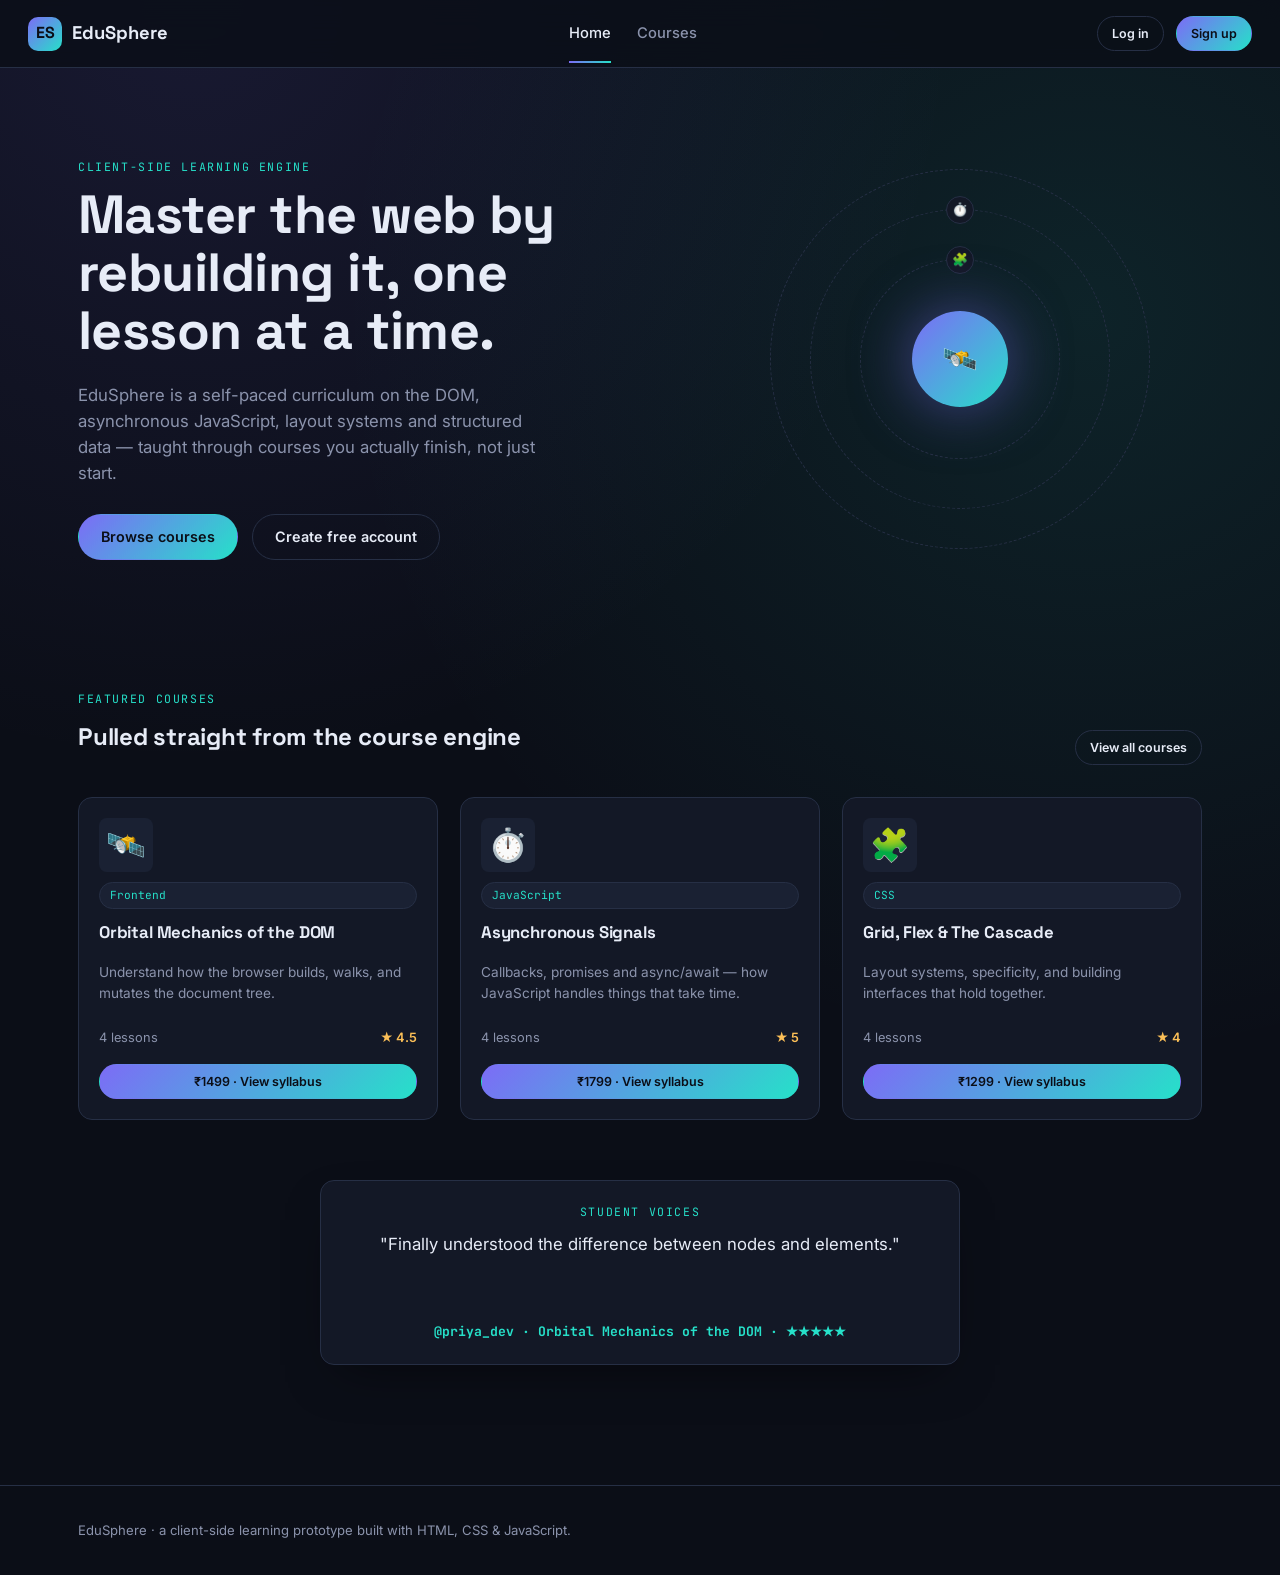
<file: index.html>
<!DOCTYPE html>
<html lang="en" data-theme="aurora">
<head>
<meta charset="UTF-8">
<meta name="viewport" content="width=device-width, initial-scale=1.0">
<title>EduSphere — Learn by Building</title>
<link rel="stylesheet" href="css/style.css">
</head>
<body>

<nav class="navbar" id="navbar-mount"></nav>

<header class="hero">
  <div class="container hero-grid">
    <div>
      <span class="eyebrow">Client-side learning engine</span>
      <h1>Master the web by rebuilding it, one lesson at a time.</h1>
      <p class="lede">EduSphere is a self-paced curriculum on the DOM, asynchronous JavaScript, layout systems and structured data — taught through courses you actually finish, not just start.</p>
      <div class="hero-ctas">
        <a href="courses.html" class="btn btn-primary">Browse courses</a>
        <a href="register.html" class="btn btn-ghost">Create free account</a>
      </div>
    </div>
    <div class="constellation" aria-hidden="true">
      <div class="orbit-ring r3"></div>
      <div class="orbit-ring r2"><div class="orbit-node">⏱️</div></div>
      <div class="orbit-ring r1"><div class="orbit-node">🧩</div></div>
      <div class="core">🛰️</div>
    </div>
  </div>
</header>

<section class="section">
  <div class="container">
    <div class="section-head">
      <div>
        <span class="eyebrow">Featured courses</span>
        <h2>Pulled straight from the course engine</h2>
      </div>
      <a href="courses.html" class="btn btn-ghost btn-sm">View all courses</a>
    </div>
    <div class="grid grid-3" id="featured-grid"></div>
  </div>
</section>

<section class="section" style="padding-top:0;">
  <div class="container">
    <div class="card" style="max-width:640px; margin:0 auto; text-align:center;">
      <span class="eyebrow">Student voices</span>
      <p id="testimonial-text" style="font-size:1.05rem; color:var(--text); min-height:70px;"></p>
      <strong id="testimonial-author" class="mono" style="color:var(--accent-2); font-size:.82rem;"></strong>
    </div>
  </div>
</section>

<footer>
  <div class="container">EduSphere · a client-side learning prototype built with HTML, CSS &amp; JavaScript.</div>
</footer>

<script src="js/store.js"></script>
<script src="js/main.js"></script>
<script>
  const courses = DB.getCourses();

  const featuredGrid = document.getElementById("featured-grid");
  featuredGrid.innerHTML = courses.slice(0, 3).map(c => `
    <div class="course-card">
      <div class="course-thumb">${c.thumbnail}</div>
      <span class="tag">${c.category}</span>
      <h3 style="font-size:1.05rem;">${c.title}</h3>
      <p style="font-size:.85rem;">${c.description}</p>
      <div class="course-meta">
        <span>${c.syllabus.flatMap(m => m.lessons).length} lessons</span>
        <span class="rating">★ ${courseAverageRating(c) || "—"}</span>
      </div>
      <a href="course-details.html?id=${c.id}" class="btn btn-primary btn-sm" style="margin-top:6px;">₹${c.price} · View syllabus</a>
    </div>
  `).join("");

  const testimonials = courses.flatMap(c => c.reviews.map(r => ({ ...r, course: c.title })));
  let tIndex = 0;
  const textEl = document.getElementById("testimonial-text");
  const authorEl = document.getElementById("testimonial-author");

  function renderTestimonial() {
    const t = testimonials[tIndex];
    if (!t) return;
    textEl.style.opacity = 0;
    setTimeout(() => {
      textEl.textContent = `"${t.text}"`;
      authorEl.textContent = `@${t.user} · ${t.course} · ${"★".repeat(t.rating)}`;
      textEl.style.transition = "opacity .4s ease";
      textEl.style.opacity = 1;
    }, 250);
  }
  renderTestimonial();
  setInterval(() => {
    tIndex = (tIndex + 1) % testimonials.length;
    renderTestimonial();
  }, 4200);
</script>
</body>
</html>
</file>
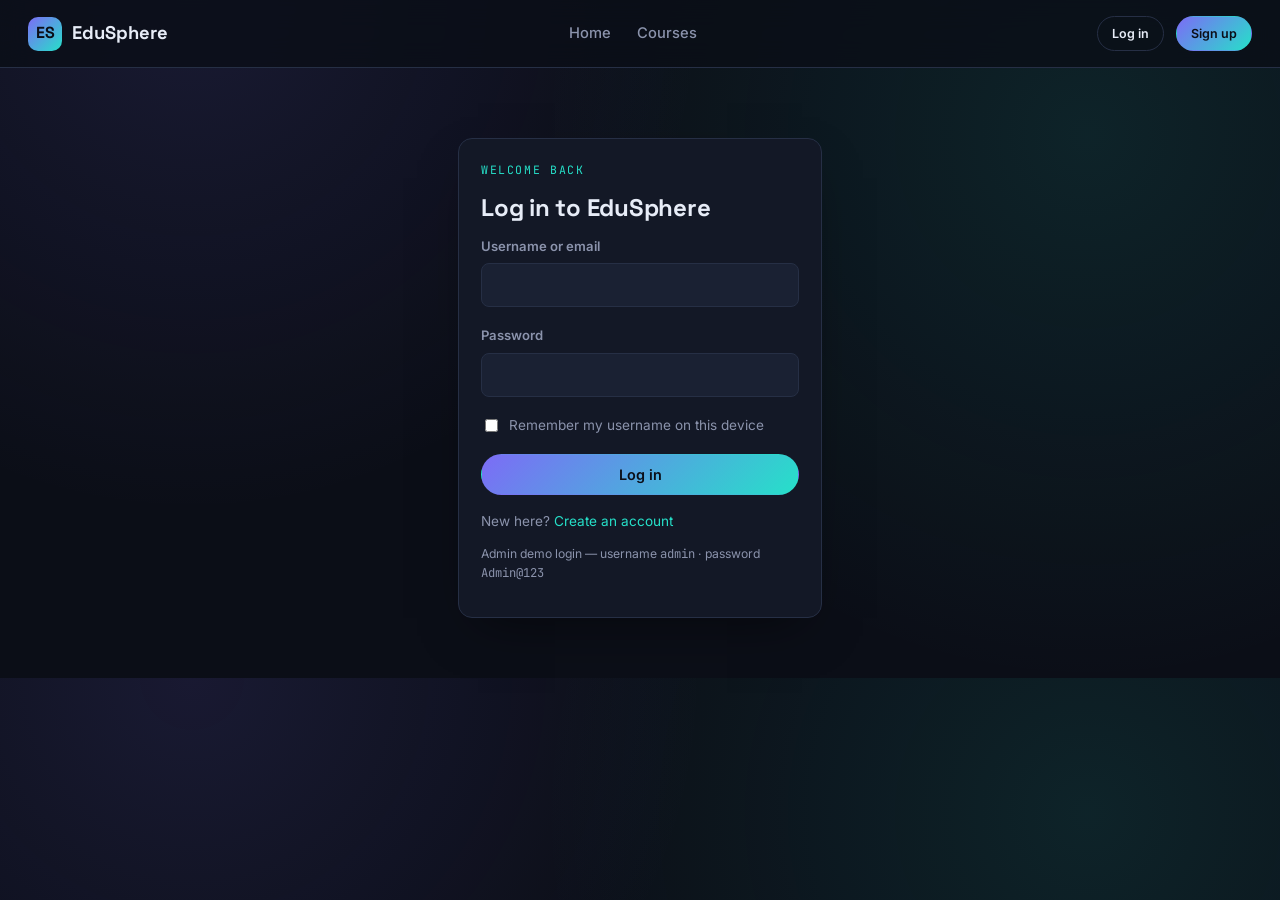
<file: admin.html>
<!DOCTYPE html>
<html lang="en" data-theme="aurora">
<head>
<meta charset="UTF-8">
<meta name="viewport" content="width=device-width, initial-scale=1.0">
<title>Admin · EduSphere</title>
<link rel="stylesheet" href="css/style.css">
<script src="js/store.js"></script>
<script>guardRequireAdmin();</script>
</head>
<body>

<nav class="navbar" id="navbar-mount"></nav>

<main class="section" style="padding-top:44px;">
  <div class="container">
    <div class="section-head">
      <div>
        <span class="eyebrow">Back office</span>
        <h1 style="font-size:1.9rem;">Course management</h1>
      </div>
      <button class="btn btn-primary" id="open-add-course-btn">+ Add new course</button>
    </div>

    <div class="card">
      <table>
        <thead><tr><th>Course</th><th>Category</th><th>Price</th><th>Lessons</th><th>Rating</th><th></th></tr></thead>
        <tbody id="admin-course-table"></tbody>
      </table>
    </div>
  </div>
</main>

<div class="modal-overlay" id="add-course-modal">
  <div class="card modal">
    <span class="modal-close" id="close-add-modal">✕</span>
    <span class="eyebrow">New course</span>
    <h3>Add a course to the catalog</h3>
    <form id="add-course-form">
      <div class="field"><label>Title</label><input type="text" id="new-title" required></div>
      <div class="field"><label>Category</label><input type="text" id="new-category" required placeholder="e.g. JavaScript"></div>
      <div class="field"><label>Price (₹)</label><input type="number" id="new-price" min="0" required></div>
      <div class="field"><label>Description</label><textarea id="new-description" rows="2" required></textarea></div>
      <div class="field"><label>Module 1 title</label><input type="text" id="new-module-title" required placeholder="Module 1 · Getting Started"></div>
      <div class="field"><label>Lesson 1 title</label><input type="text" id="new-lesson-title" required></div>
      <div class="field"><label>Lesson 1 content</label><textarea id="new-lesson-content" rows="2" required></textarea></div>
      <button type="submit" class="btn btn-primary btn-block">Create course</button>
    </form>
  </div>
</div>

<script src="js/main.js"></script>
<script src="js/admin.js"></script>
</body>
</html>
</file>
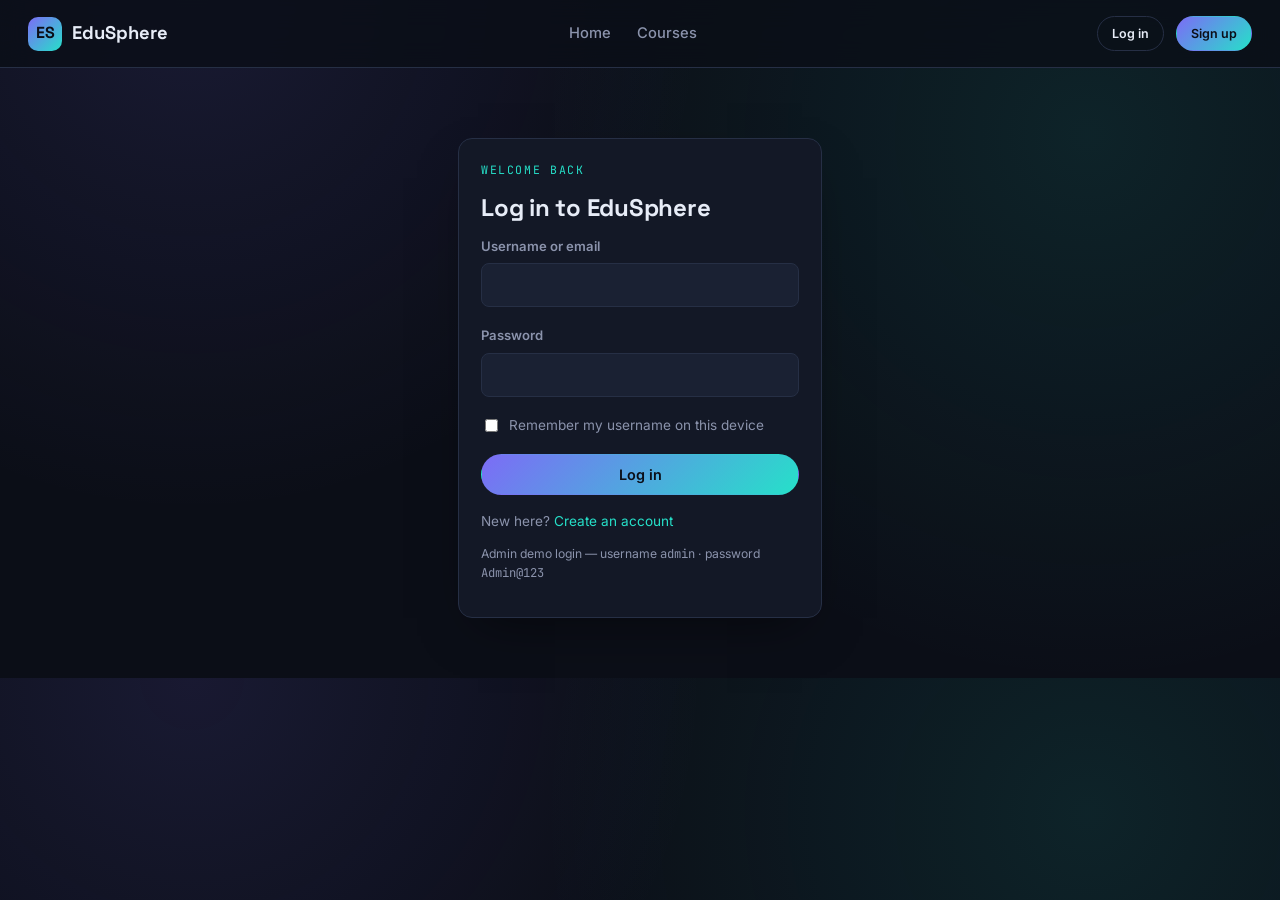
<file: course-details.html>
<!DOCTYPE html>
<html lang="en" data-theme="aurora">
<head>
<meta charset="UTF-8">
<meta name="viewport" content="width=device-width, initial-scale=1.0">
<title>Course Details · EduSphere</title>
<link rel="stylesheet" href="css/style.css">
<script src="js/store.js"></script>
<script>guardRequireAuth();</script>
</head>
<body>

<nav class="navbar" id="navbar-mount"></nav>

<main class="section" style="padding-top:44px;">
  <div class="container" id="details-root" style="display:grid; grid-template-columns:1.6fr 1fr; gap:30px; align-items:start;">
    <div>
      <span class="eyebrow" id="course-category"></span>
      <h1 id="course-title" style="font-size:1.9rem;"></h1>
      <p id="course-description"></p>
      <div style="display:flex; gap:18px; color:var(--text-muted); font-size:.85rem; margin-bottom:26px;">
        <span id="course-lesson-count"></span>
        <span class="rating" id="course-rating"></span>
      </div>

      <h3 style="font-size:1.1rem;">Syllabus</h3>
      <div id="syllabus-accordion"></div>

      <h3 style="font-size:1.1rem; margin-top:34px;">Student reviews</h3>
      <div id="review-list" style="margin-bottom:16px;"></div>
      <div class="card" id="review-form-card">
        <label for="review-text" style="font-size:.82rem; font-weight:600; color:var(--text-muted); display:block; margin-bottom:8px;">Leave a review</label>
        <textarea id="review-text" rows="3" style="width:100%; padding:10px; border-radius:8px; border:1px solid var(--border); background:var(--surface-2); color:var(--text); margin-bottom:10px;" placeholder="Share how this course went for you…"></textarea>
        <select id="review-rating" style="padding:10px; border-radius:8px; border:1px solid var(--border); background:var(--surface-2); color:var(--text); margin-bottom:10px;">
          <option value="5">★★★★★ Excellent</option>
          <option value="4">★★★★ Good</option>
          <option value="3">★★★ Okay</option>
          <option value="2">★★ Weak</option>
          <option value="1">★ Poor</option>
        </select>
        <button class="btn btn-primary btn-sm" id="submit-review-btn">Post review</button>
      </div>
    </div>

    <aside class="card" id="purchase-card" style="position:sticky; top:90px;">
      <!-- filled dynamically -->
    </aside>
  </div>
</main>

<div class="modal-overlay" id="checkout-modal">
  <div class="card modal">
    <span class="modal-close" id="close-modal">✕</span>
    <span class="eyebrow">Checkout</span>
    <h3>Confirm your purchase</h3>
    <div class="field">
      <label>Coupon code</label>
      <div style="display:flex; gap:8px;">
        <input type="text" id="coupon-input" placeholder="e.g. EDU30">
        <button class="btn btn-ghost btn-sm" id="apply-coupon-btn">Apply</button>
      </div>
    </div>
    <div style="font-size:.9rem; margin:16px 0; border-top:1px solid var(--border); padding-top:14px;">
      <div style="display:flex; justify-content:space-between;"><span>Subtotal</span><span id="chk-subtotal"></span></div>
      <div style="display:flex; justify-content:space-between; color:var(--success);"><span>Discount</span><span id="chk-discount">₹0</span></div>
      <div style="display:flex; justify-content:space-between; font-weight:700; font-size:1.05rem; margin-top:8px;"><span>Total</span><span id="chk-total"></span></div>
    </div>
    <button class="btn btn-primary btn-block" id="confirm-purchase-btn">Confirm &amp; enroll</button>
  </div>
</div>

<script src="js/main.js"></script>
<script src="js/course-details.js"></script>
</body>
</html>
</file>
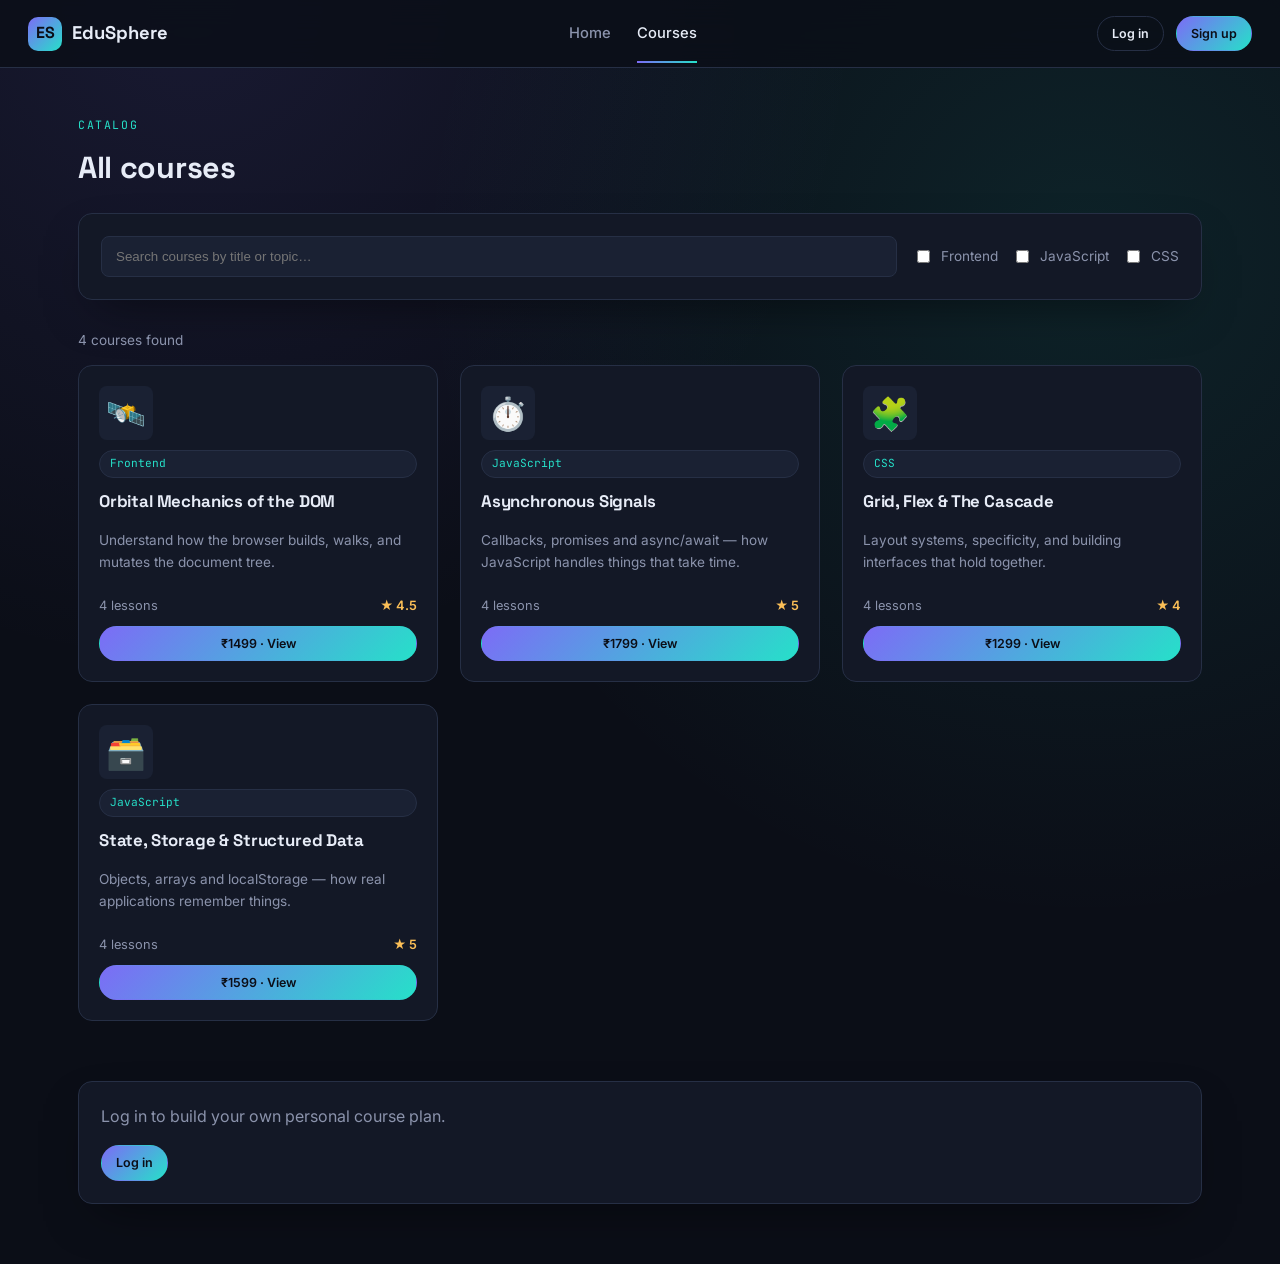
<file: courses.html>
<!DOCTYPE html>
<html lang="en" data-theme="aurora">
<head>
<meta charset="UTF-8">
<meta name="viewport" content="width=device-width, initial-scale=1.0">
<title>Courses · EduSphere</title>
<link rel="stylesheet" href="css/style.css">
<script src="js/store.js"></script>
</head>
<body>

<nav class="navbar" id="navbar-mount"></nav>

<main class="section" style="padding-top:48px;">
  <div class="container">
    <span class="eyebrow">Catalog</span>
    <h1 style="font-size:1.9rem;">All courses</h1>

    <div class="card" style="display:flex; gap:16px; flex-wrap:wrap; align-items:center; margin:22px 0 30px;">
      <input type="text" id="search-input" placeholder="Search courses by title or topic…" style="flex:1; min-width:220px; padding:12px 14px; border-radius:8px; border:1px solid var(--border); background:var(--surface-2); color:var(--text);">
      <div id="category-checkboxes" style="display:flex; gap:14px; flex-wrap:wrap;"></div>
    </div>

    <div id="results-count" style="color:var(--text-muted); font-size:.85rem; margin-bottom:14px;"></div>
    <div id="course-grid" class="grid grid-3"></div>

    <section style="margin-top:60px;" id="kanban-section">
      <div class="section-head">
        <div>
          <span class="eyebrow">Personal planner</span>
          <h2 style="font-size:1.2rem;">Sort courses into your own plan</h2>
        </div>
        <p style="max-width:340px; font-size:.8rem; margin:0;">Drag cards between columns — tracked with raw mouse coordinates, no native drag-and-drop API.</p>
      </div>
      <div class="kanban-board" id="kanban-board">
        <div class="kanban-col" data-col="backlog"><h4>Backlog</h4><div class="kanban-cards" id="col-backlog"></div></div>
        <div class="kanban-col" data-col="inprogress"><h4>In progress</h4><div class="kanban-cards" id="col-inprogress"></div></div>
        <div class="kanban-col" data-col="done"><h4>Done</h4><div class="kanban-cards" id="col-done"></div></div>
      </div>
    </section>
  </div>
</main>

<script src="js/main.js"></script>
<script src="js/courses.js"></script>
</body>
</html>
</file>
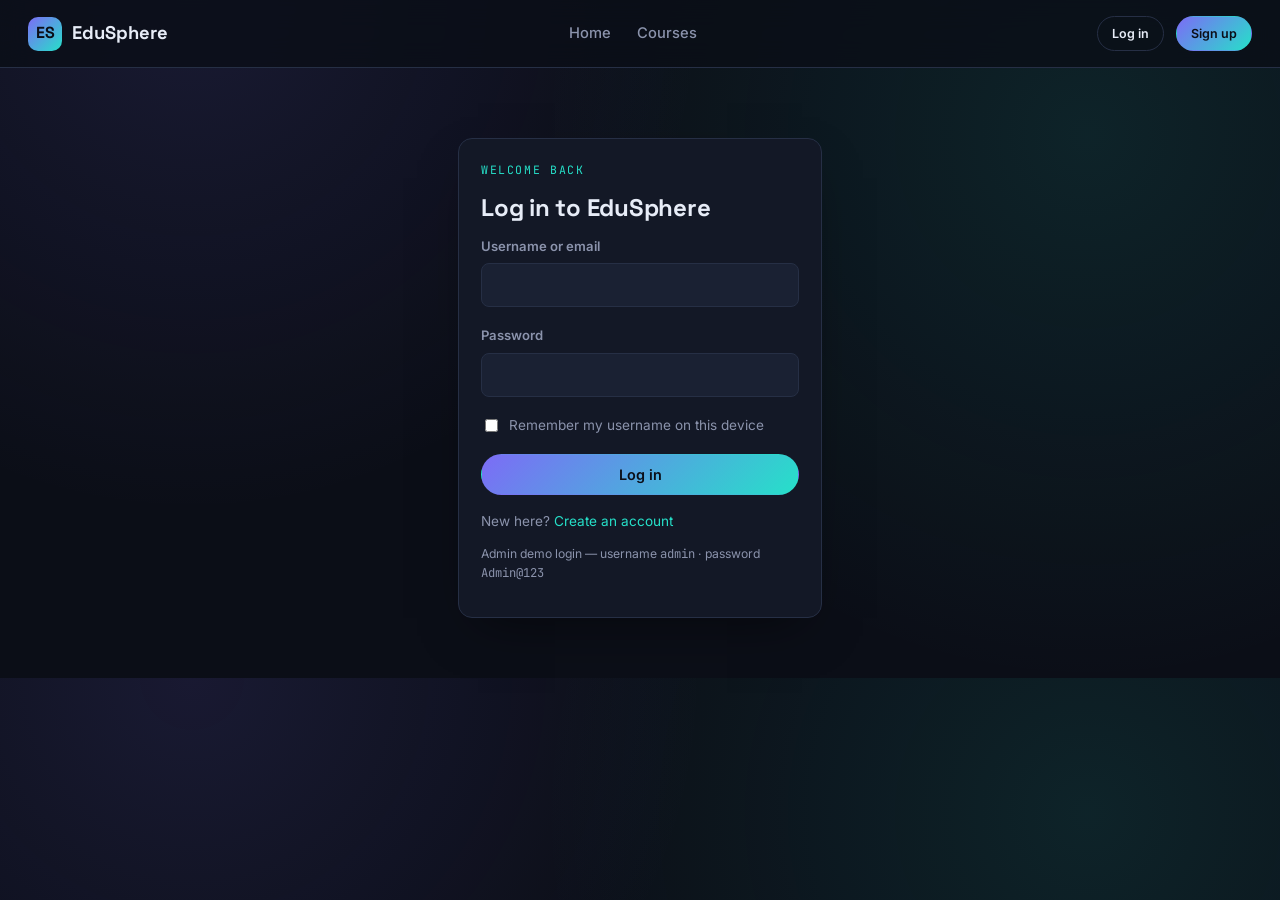
<file: dashboard.html>
<!DOCTYPE html>
<html lang="en" data-theme="aurora">
<head>
<meta charset="UTF-8">
<meta name="viewport" content="width=device-width, initial-scale=1.0">
<title>Dashboard · EduSphere</title>
<link rel="stylesheet" href="css/style.css">
<script src="js/store.js"></script>
<script>guardRequireAuth();</script>
</head>
<body>

<nav class="navbar" id="navbar-mount"></nav>

<main class="section" style="padding-top:48px;">
  <div class="container">
    <span class="eyebrow">Control center</span>
    <h1 id="welcome-heading" style="font-size:1.9rem;">Welcome back</h1>

    <div class="grid grid-4" style="margin:26px 0 40px;">
      <div class="card stat-card"><div class="stat-value" id="stat-purchased">0</div><div class="stat-label">Courses owned</div></div>
      <div class="card stat-card"><div class="stat-value" id="stat-completed">0</div><div class="stat-label">Courses completed</div></div>
      <div class="card stat-card"><div class="stat-value" id="stat-avg">0%</div><div class="stat-label">Avg. completion</div></div>
      <div class="card stat-card"><div class="stat-value" id="stat-streak">0 🔥</div><div class="stat-label">Day streak</div></div>
    </div>

    <div class="section-head">
      <h2 style="font-size:1.25rem;">Continue learning</h2>
      <a href="courses.html" class="btn btn-ghost btn-sm">Browse more courses</a>
    </div>
    <div id="activity-feed" class="grid grid-3"></div>
  </div>
</main>

<script src="js/main.js"></script>
<script src="js/dashboard.js"></script>
</body>
</html>
</file>
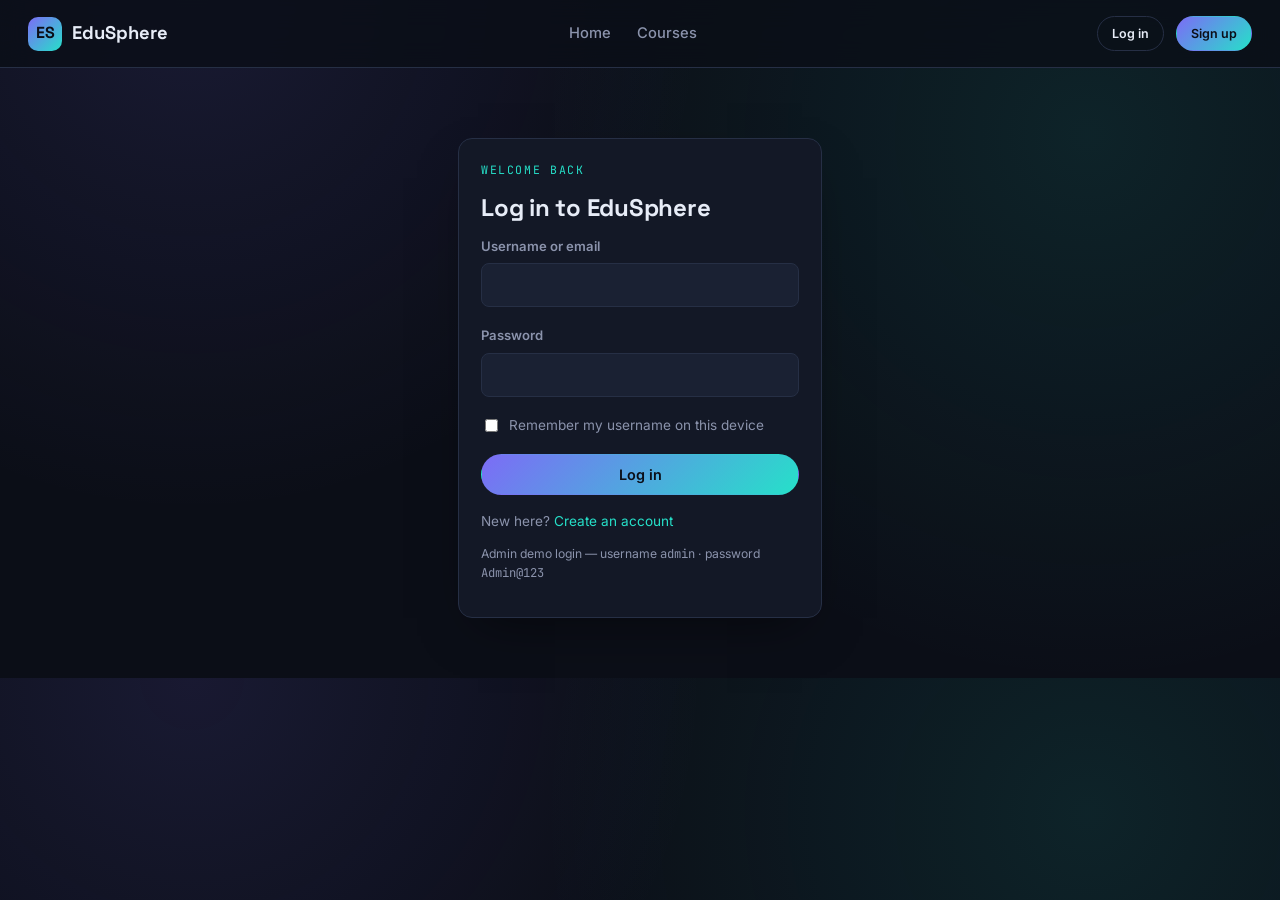
<file: lesson.html>
<!DOCTYPE html>
<html lang="en" data-theme="aurora">
<head>
<meta charset="UTF-8">
<meta name="viewport" content="width=device-width, initial-scale=1.0">
<title>Classroom · EduSphere</title>
<link rel="stylesheet" href="css/style.css">
<script src="js/store.js"></script>
<script>guardRequireAuth();</script>
</head>
<body>

<nav class="navbar" id="navbar-mount"></nav>

<main class="section" style="padding-top:40px;">
  <div class="container classroom-layout" id="classroom-root">
    <aside class="card">
      <span class="eyebrow" id="cl-course-title"></span>
      <div id="lesson-list"></div>
    </aside>

    <section>
      <div class="card">
        <h2 id="cl-lesson-title" style="font-size:1.4rem;"></h2>
        <div class="video-shell">
          <div class="play-ring">▶</div>
          <div class="timer-display" id="video-timer">00:00</div>
        </div>
        <p id="cl-lesson-content" style="margin-top:18px;"></p>
        <div style="display:flex; gap:12px; align-items:center;">
          <button class="btn btn-primary" id="mark-complete-btn" disabled>Mark as completed &amp; unlock next</button>
          <a href="quiz.html" id="go-to-quiz-link" class="btn btn-ghost">Take lesson quiz</a>
        </div>
      </div>
    </section>
  </div>
</main>

<script src="js/main.js"></script>
<script src="js/lesson.js"></script>
</body>
</html>
</file>
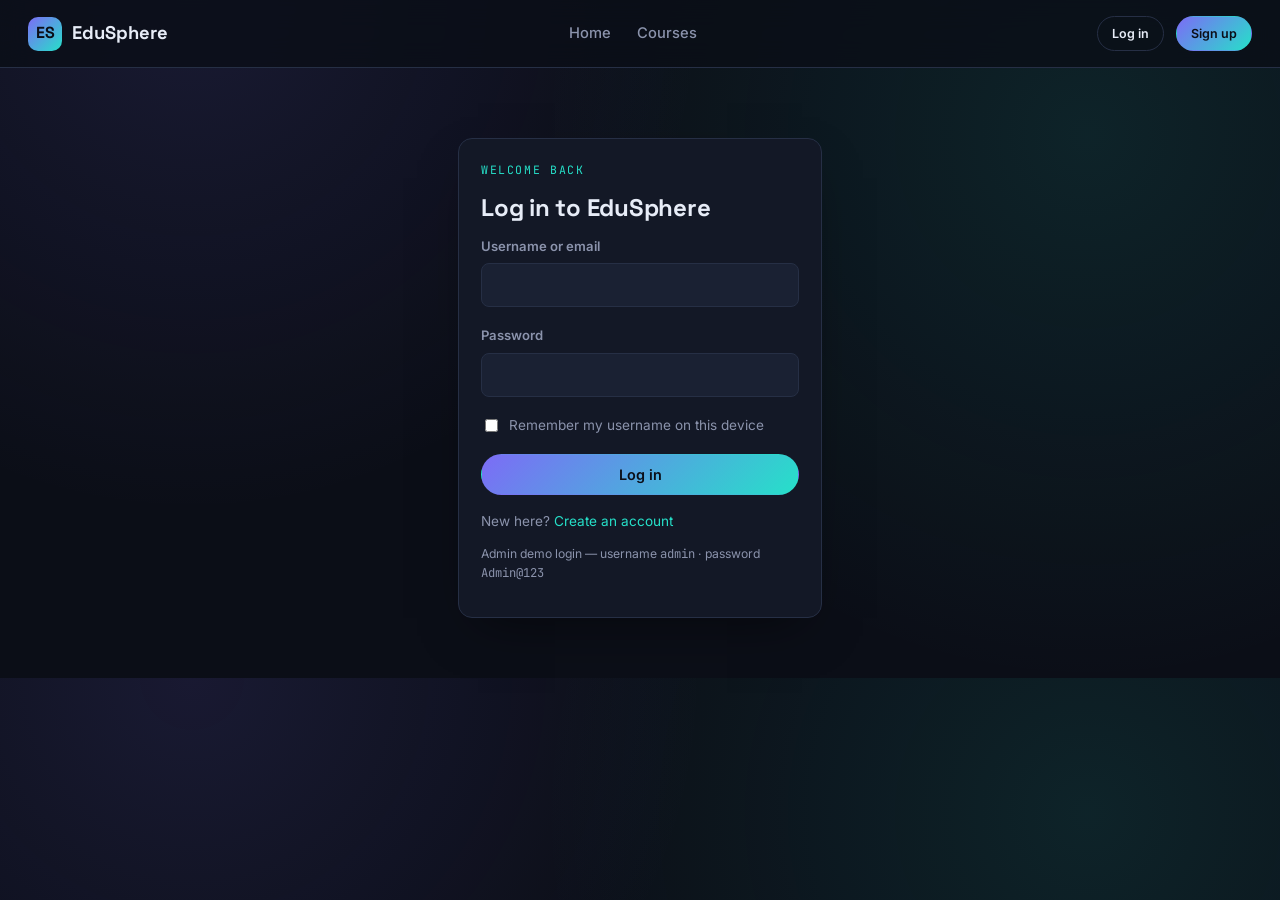
<file: login.html>
<!DOCTYPE html>
<html lang="en" data-theme="aurora">
<head>
<meta charset="UTF-8">
<meta name="viewport" content="width=device-width, initial-scale=1.0">
<title>Log In · EduSphere</title>
<link rel="stylesheet" href="css/style.css">
<script src="js/store.js"></script>
<script>guardRedirectIfLoggedIn();</script>
</head>
<body>

<nav class="navbar" id="navbar-mount"></nav>

<main class="section" style="padding-top:70px;">
  <div class="container" style="max-width:420px;">
    <div class="card">
      <span class="eyebrow">Welcome back</span>
      <h2>Log in to EduSphere</h2>
      <form id="login-form" novalidate>
        <div class="field" id="field-username">
          <label for="username">Username or email</label>
          <input type="text" id="username" autocomplete="username" required>
          <div class="field-error">We couldn't find an account matching those details.</div>
        </div>
        <div class="field" id="field-password">
          <label for="password">Password</label>
          <input type="password" id="password" autocomplete="current-password" required>
          <div class="field-error">Incorrect password. Try again.</div>
        </div>
        <label class="checkbox-row" style="margin-bottom:18px;">
          <input type="checkbox" id="remember-me"> Remember my username on this device
        </label>
        <button type="submit" class="btn btn-primary btn-block">Log in</button>
      </form>
      <p style="margin-top:16px; font-size:.85rem;">New here? <a href="register.html" style="color:var(--accent-2);">Create an account</a></p>
      <p style="font-size:.76rem;">Admin demo login — username <code>admin</code> · password <code>Admin@123</code></p>
    </div>
  </div>
</main>

<script src="js/main.js"></script>
<script src="js/login.js"></script>
</body>
</html>
</file>
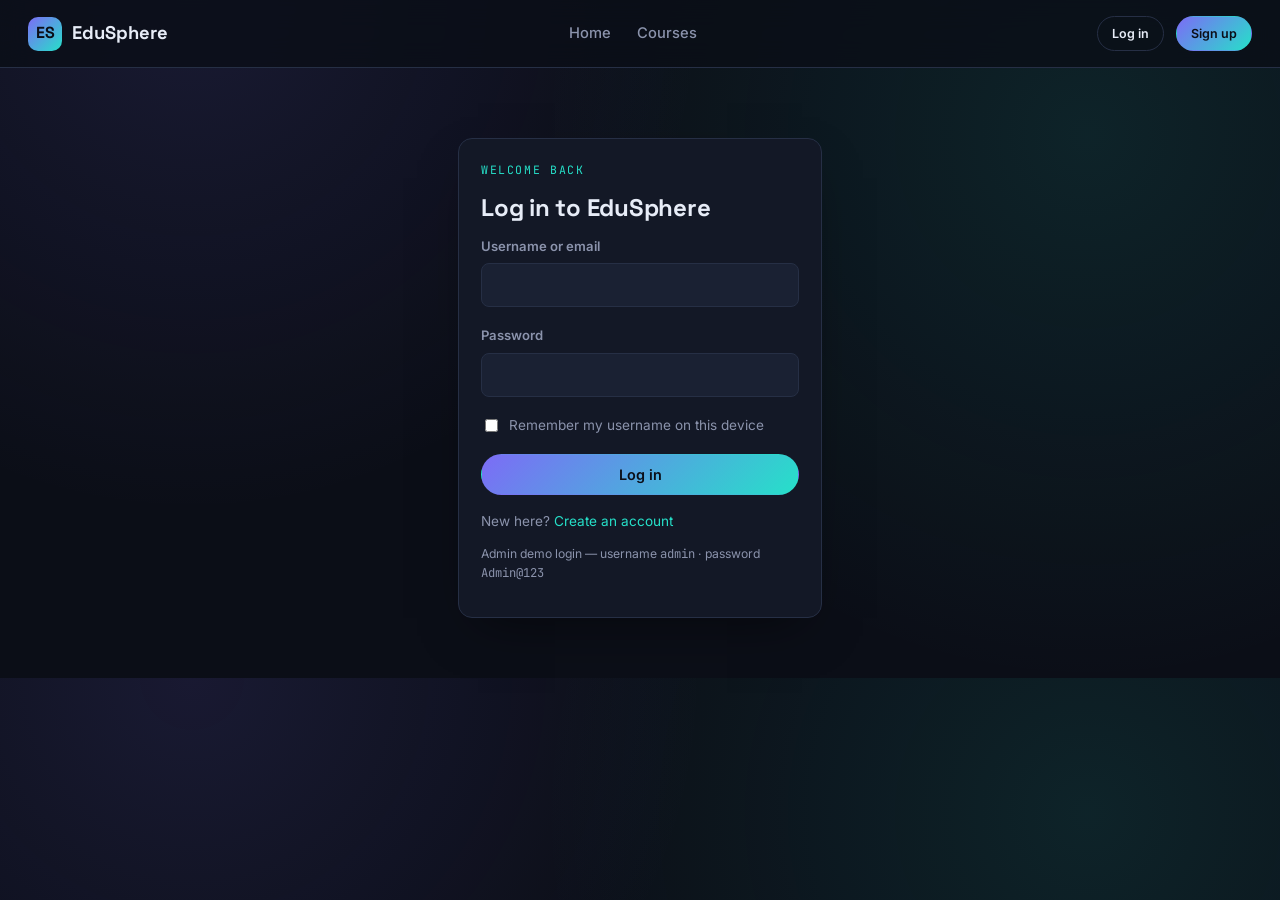
<file: profile.html>
<!DOCTYPE html>
<html lang="en" data-theme="aurora">
<head>
<meta charset="UTF-8">
<meta name="viewport" content="width=device-width, initial-scale=1.0">
<title>Profile · EduSphere</title>
<link rel="stylesheet" href="css/style.css">
<script src="js/store.js"></script>
<script>guardRequireAuth();</script>
</head>
<body>

<nav class="navbar" id="navbar-mount"></nav>

<main class="section" style="padding-top:44px;">
  <div class="container" style="max-width:640px;">
    <span class="eyebrow">Identity</span>
    <h1 style="font-size:1.9rem;">Your profile</h1>

    <div class="card" style="display:flex; gap:20px; align-items:center; margin:24px 0;">
      <img id="avatar-preview" src="" alt="Avatar preview" style="width:78px; height:78px; border-radius:50%; object-fit:cover; background:var(--surface-2); border:1px solid var(--border);">
      <div>
        <label class="btn btn-ghost btn-sm" for="avatar-input" style="cursor:pointer;">Upload profile photo</label>
        <input type="file" id="avatar-input" accept="image/*" style="display:none;">
        <p style="font-size:.76rem; margin:8px 0 0;">Stored as a Base64 string directly inside your local profile record.</p>
      </div>
    </div>

    <div class="card" style="margin-bottom:24px;">
      <h3 style="font-size:1rem;">Account details</h3>
      <table>
        <tr><th>Username</th><td id="det-username"></td></tr>
        <tr><th>Email</th><td id="det-email"></td></tr>
        <tr><th>Role</th><td id="det-role"></td></tr>
        <tr><th>Joined</th><td id="det-joined"></td></tr>
        <tr><th>Wallet balance</th><td id="det-wallet"></td></tr>
        <tr><th>Day streak</th><td id="det-streak"></td></tr>
      </table>
    </div>

    <div class="card">
      <h3 style="font-size:1rem;">Theme</h3>
      <p style="font-size:.82rem;">Changes the app's colour system across every page via a root-level attribute.</p>
      <div style="display:flex; gap:12px;" id="theme-options">
        <button class="btn btn-ghost btn-sm" data-theme-choice="aurora">Aurora (dark)</button>
        <button class="btn btn-ghost btn-sm" data-theme-choice="dawn">Dawn (light)</button>
        <button class="btn btn-ghost btn-sm" data-theme-choice="cyberpunk">Cyberpunk</button>
      </div>
    </div>
  </div>
</main>

<script src="js/main.js"></script>
<script src="js/profile.js"></script>
</body>
</html>
</file>
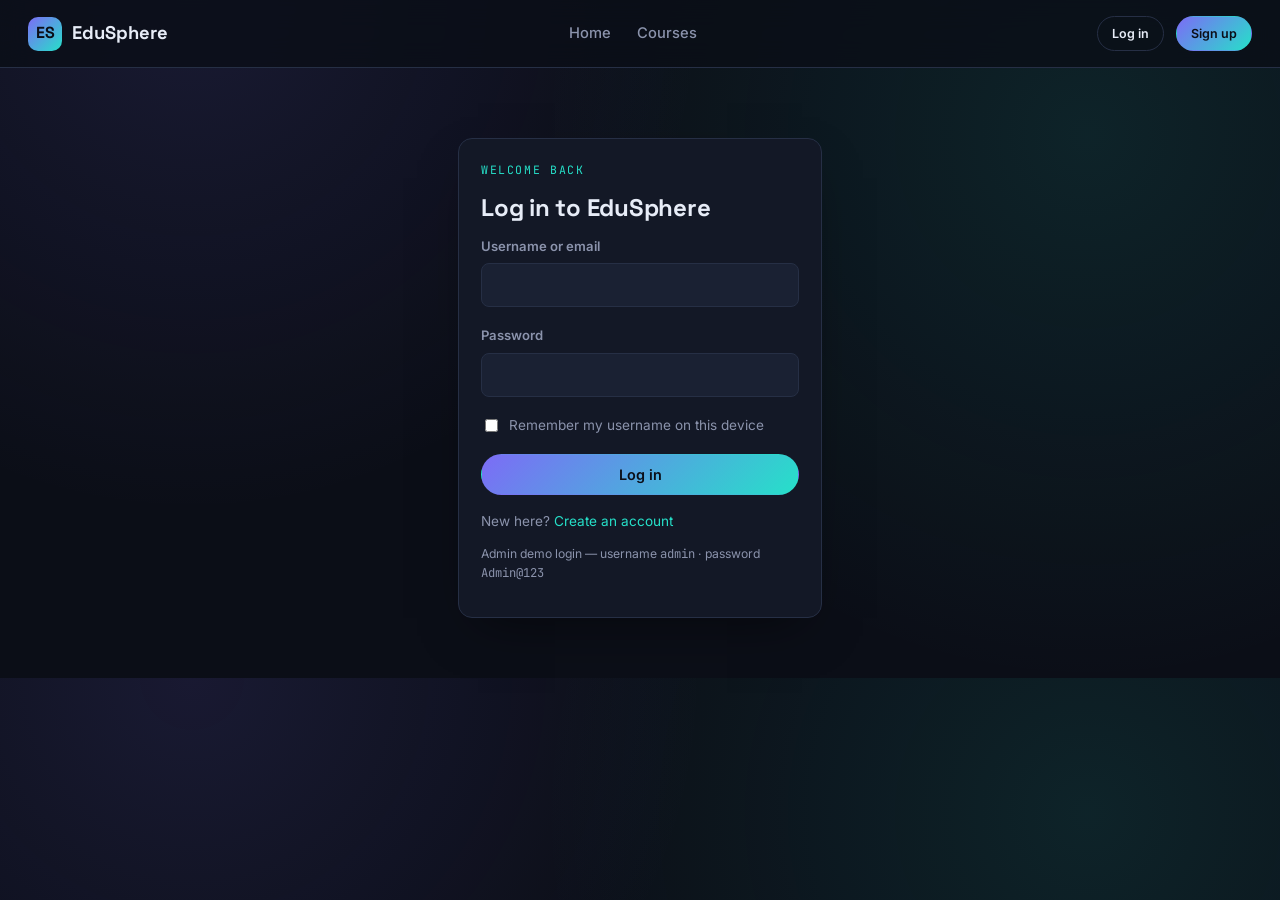
<file: progress.html>
<!DOCTYPE html>
<html lang="en" data-theme="aurora">
<head>
<meta charset="UTF-8">
<meta name="viewport" content="width=device-width, initial-scale=1.0">
<title>Progress · EduSphere</title>
<link rel="stylesheet" href="css/style.css">
<script src="js/store.js"></script>
<script>guardRequireAuth();</script>
</head>
<body>

<nav class="navbar" id="navbar-mount"></nav>

<main class="section" style="padding-top:44px;">
  <div class="container">
    <span class="eyebrow">Analytics</span>
    <h1 style="font-size:1.9rem;">Your progress</h1>

    <div id="progress-courses"></div>

    <h2 style="font-size:1.2rem; margin-top:40px;">Certificates</h2>
    <div id="certificate-zone" class="grid grid-2"></div>
  </div>
</main>

<script src="js/main.js"></script>
<script src="js/progress.js"></script>
</body>
</html>
</file>
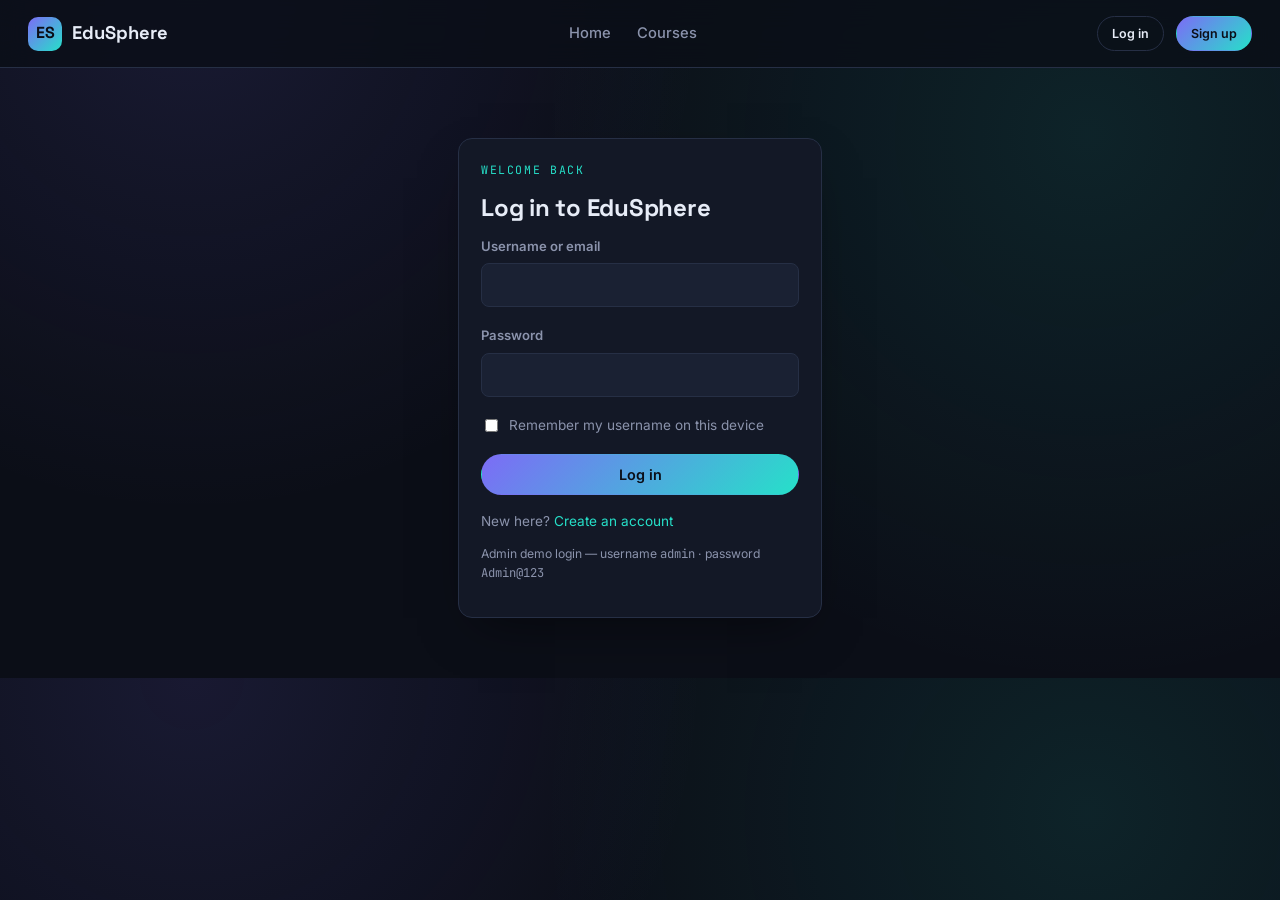
<file: quiz.html>
<!DOCTYPE html>
<html lang="en" data-theme="aurora">
<head>
<meta charset="UTF-8">
<meta name="viewport" content="width=device-width, initial-scale=1.0">
<title>Quiz · EduSphere</title>
<link rel="stylesheet" href="css/style.css">
<script src="js/store.js"></script>
<script>guardRequireAuth();</script>
</head>
<body>

<nav class="navbar" id="navbar-mount"></nav>

<main class="section" style="padding-top:44px;">
  <div class="container" style="max-width:680px;">
    <span class="eyebrow" id="quiz-course-name"></span>
    <h1 id="quiz-lesson-name" style="font-size:1.6rem;"></h1>
    <p style="font-size:.85rem;">Pass threshold: 70% or higher. Scoring below locks the quiz for a 2-minute cooldown.</p>

    <div id="quiz-body"></div>

    <div class="card" id="lock-card" style="display:none; text-align:center;">
      <span class="eyebrow" style="color:var(--danger);">Locked</span>
      <h3>Quiz locked</h3>
      <p>You scored below 70%. Retry unlocks in:</p>
      <div class="mono" id="cooldown-timer" style="font-size:2rem; margin-bottom:16px;">02:00</div>
      <button class="btn btn-primary" id="retry-btn" disabled>Retry quiz</button>
    </div>

    <div class="card" id="result-card" style="display:none; text-align:center;">
      <h3 id="result-heading"></h3>
      <p id="result-detail"></p>
      <a href="lesson.html" id="back-to-lesson-btn" class="btn btn-primary">Back to classroom</a>
    </div>
  </div>
</main>

<script src="js/main.js"></script>
<script src="js/quiz.js"></script>
</body>
</html>
</file>
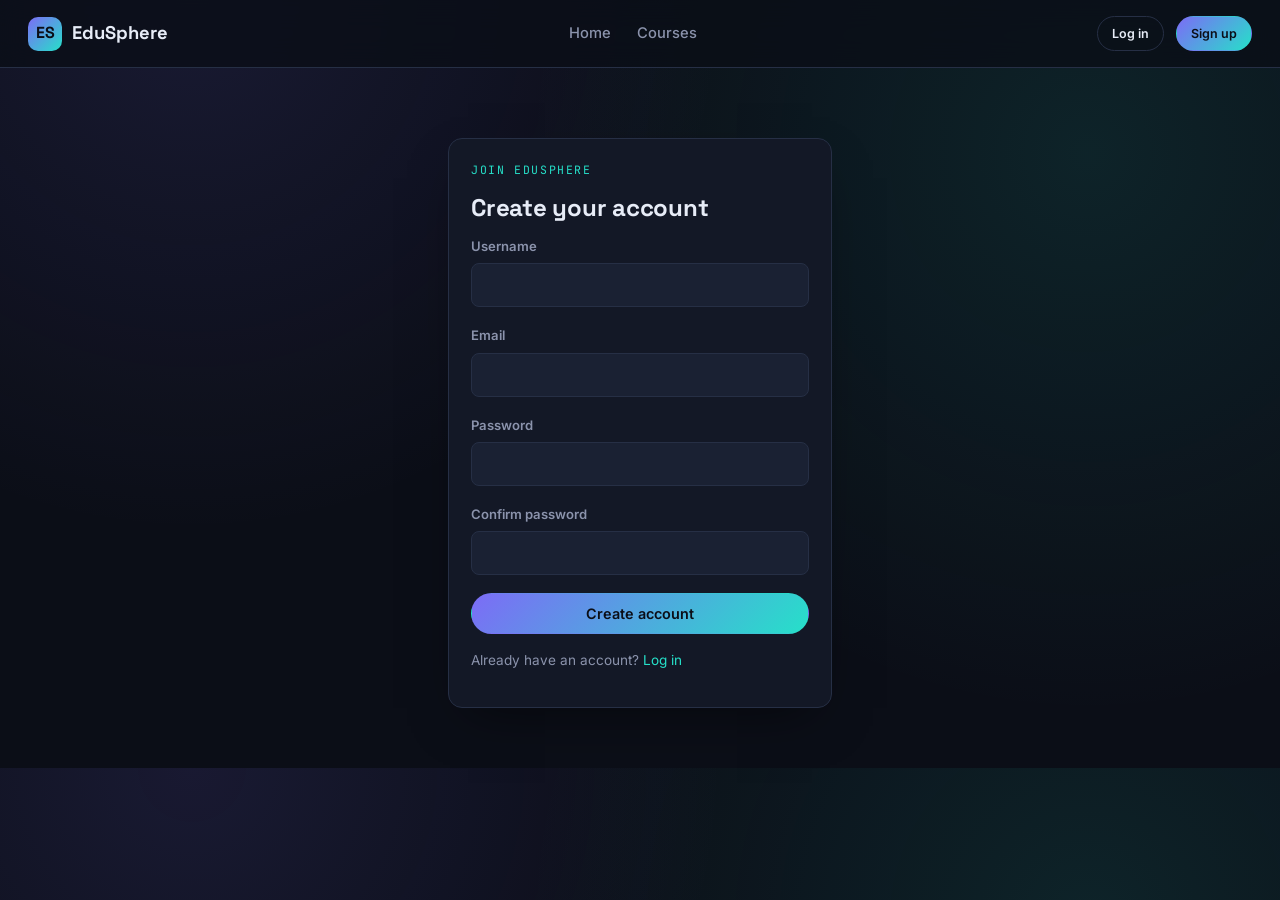
<file: register.html>
<!DOCTYPE html>
<html lang="en" data-theme="aurora">
<head>
<meta charset="UTF-8">
<meta name="viewport" content="width=device-width, initial-scale=1.0">
<title>Create Account · EduSphere</title>
<link rel="stylesheet" href="css/style.css">
<script src="js/store.js"></script>
<script>guardRedirectIfLoggedIn();</script>
</head>
<body>

<nav class="navbar" id="navbar-mount"></nav>

<main class="section" style="padding-top:70px;">
  <div class="container" style="max-width:440px;">
    <div class="card">
      <span class="eyebrow">Join EduSphere</span>
      <h2>Create your account</h2>
      <form id="register-form" novalidate>
        <div class="field" id="field-username">
          <label for="username">Username</label>
          <input type="text" id="username" required minlength="3">
          <div class="field-error">That username is already taken.</div>
        </div>
        <div class="field" id="field-email">
          <label for="email">Email</label>
          <input type="email" id="email" required>
          <div class="field-error">Enter a valid, unused email address.</div>
        </div>
        <div class="field" id="field-password">
          <label for="password">Password</label>
          <input type="password" id="password" required>
          <div class="field-error">Min 8 characters, with at least 1 number and 1 special character.</div>
        </div>
        <div class="field" id="field-confirm">
          <label for="confirm">Confirm password</label>
          <input type="password" id="confirm" required>
          <div class="field-error">Passwords do not match.</div>
        </div>
        <button type="submit" class="btn btn-primary btn-block">Create account</button>
      </form>
      <p style="margin-top:16px; font-size:.85rem;">Already have an account? <a href="login.html" style="color:var(--accent-2);">Log in</a></p>
    </div>
  </div>
</main>

<script src="js/main.js"></script>
<script src="js/register.js"></script>
</body>
</html>
</file>
<file: css/style.css>
/* =========================================================================
   EduSphere · style.css
   Design tokens live as CSS custom properties on :root and are overridden
   per data-theme so the whole app can be reskinned from profile.html.
   ========================================================================= */

@import url('https://fonts.googleapis.com/css2?family=Space+Grotesk:wght@500;600;700&family=Inter:wght@400;500;600&family=JetBrains+Mono:wght@400;600&display=swap');

:root {
  --bg: #0B0E17;
  --surface: #131826;
  --surface-2: #1A2133;
  --border: #262F45;
  --text: #E7ECF7;
  --text-muted: #8B93AC;
  --accent: #7C6CF6;
  --accent-2: #26E0C9;
  --danger: #FF5D73;
  --success: #34D399;
  --warning: #FBBF57;
  --radius: 14px;
  --radius-sm: 8px;
  --shadow: 0 20px 50px -20px rgba(0,0,0,0.55);
  --font-display: 'Space Grotesk', sans-serif;
  --font-body: 'Inter', sans-serif;
  --font-mono: 'JetBrains Mono', monospace;
}

[data-theme="dawn"] {
  --bg: #F5F3EE;
  --surface: #FFFFFF;
  --surface-2: #EFEBE2;
  --border: #DCD5C6;
  --text: #201B12;
  --text-muted: #6B6250;
  --accent: #6D4FE0;
  --accent-2: #0EA394;
  --shadow: 0 20px 50px -25px rgba(60,50,20,0.25);
}

[data-theme="cyberpunk"] {
  --bg: #06060A;
  --surface: #100913;
  --surface-2: #180E1D;
  --border: #3A1E45;
  --text: #F3E9FF;
  --text-muted: #9C7FB5;
  --accent: #FF2AD4;
  --accent-2: #39FF88;
  --danger: #FF3860;
  --shadow: 0 20px 60px -20px rgba(255,42,212,0.25);
}

* { box-sizing: border-box; }
html { scroll-behavior: smooth; }

body {
  margin: 0;
  background: var(--bg);
  background-image:
    radial-gradient(circle at 15% 0%, color-mix(in srgb, var(--accent) 12%, transparent), transparent 40%),
    radial-gradient(circle at 85% 20%, color-mix(in srgb, var(--accent-2) 10%, transparent), transparent 45%);
  color: var(--text);
  font-family: var(--font-body);
  line-height: 1.55;
  -webkit-font-smoothing: antialiased;
  transition: background-color .3s ease, color .3s ease;
}

h1, h2, h3, h4 { font-family: var(--font-display); margin: 0 0 .4em; letter-spacing: -0.01em; }
p { margin: 0 0 1em; color: var(--text-muted); }
a { color: inherit; text-decoration: none; }
code, .mono { font-family: var(--font-mono); }

:focus-visible {
  outline: 2px solid var(--accent-2);
  outline-offset: 2px;
}

@media (prefers-reduced-motion: reduce) {
  * { animation-duration: 0.001ms !important; transition-duration: 0.001ms !important; }
}

.container { max-width: 1180px; margin: 0 auto; padding: 0 28px; }

/* ---------- Nav ---------- */
.navbar {
  position: sticky; top: 0; z-index: 50;
  display: flex; align-items: center; justify-content: space-between;
  padding: 16px 28px;
  background: color-mix(in srgb, var(--bg) 80%, transparent);
  backdrop-filter: blur(14px);
  border-bottom: 1px solid var(--border);
}
.brand { display: flex; align-items: center; gap: 10px; font-family: var(--font-display); font-weight: 700; font-size: 1.15rem; }
.brand-mark {
  width: 34px; height: 34px; border-radius: 10px;
  background: linear-gradient(135deg, var(--accent), var(--accent-2));
  display: flex; align-items: center; justify-content: center;
  font-size: 1rem; color: #0B0E17; font-weight: 700;
}
.nav-links { display: flex; gap: 26px; align-items: center; }
.nav-links a { color: var(--text-muted); font-size: .92rem; font-weight: 500; transition: color .2s; position: relative; }
.nav-links a:hover, .nav-links a.active { color: var(--text); }
.nav-links a.active::after {
  content: ""; position: absolute; left: 0; right: 0; bottom: -18px; height: 2px;
  background: linear-gradient(90deg, var(--accent), var(--accent-2));
}
.nav-user { display: flex; align-items: center; gap: 12px; }
.nav-avatar {
  width: 34px; height: 34px; border-radius: 50%; object-fit: cover;
  border: 1px solid var(--border); background: var(--surface-2);
  display: flex; align-items: center; justify-content: center; font-size: .8rem; font-weight: 600;
}

/* ---------- Buttons ---------- */
.btn {
  display: inline-flex; align-items: center; justify-content: center; gap: 8px;
  padding: 11px 22px; border-radius: 999px; border: 1px solid transparent;
  font-family: var(--font-body); font-weight: 600; font-size: .9rem;
  cursor: pointer; transition: transform .15s ease, box-shadow .15s ease, opacity .15s ease;
}
.btn:active { transform: translateY(1px) scale(.99); }
.btn-primary { background: linear-gradient(135deg, var(--accent), var(--accent-2)); color: #0B0E17; }
.btn-primary:hover { box-shadow: 0 10px 30px -8px color-mix(in srgb, var(--accent) 60%, transparent); }
.btn-ghost { background: transparent; border-color: var(--border); color: var(--text); }
.btn-ghost:hover { border-color: var(--accent-2); color: var(--accent-2); }
.btn-danger { background: color-mix(in srgb, var(--danger) 18%, transparent); color: var(--danger); border-color: color-mix(in srgb, var(--danger) 40%, transparent); }
.btn-sm { padding: 7px 14px; font-size: .78rem; }
.btn:disabled { opacity: .45; cursor: not-allowed; }
.btn-block { width: 100%; }

/* ---------- Cards / surfaces ---------- */
.card {
  background: var(--surface);
  border: 1px solid var(--border);
  border-radius: var(--radius);
  padding: 22px;
  box-shadow: var(--shadow);
}
.eyebrow {
  font-family: var(--font-mono); text-transform: uppercase; letter-spacing: .14em;
  font-size: .72rem; color: var(--accent-2); margin-bottom: 10px; display: block;
}

/* ---------- Forms ---------- */
.field { margin-bottom: 18px; }
.field label { display: block; font-size: .82rem; font-weight: 600; margin-bottom: 7px; color: var(--text-muted); }
.field input, .field select, .field textarea {
  width: 100%; padding: 12px 14px; border-radius: var(--radius-sm);
  border: 1px solid var(--border); background: var(--surface-2); color: var(--text);
  font-family: var(--font-body); font-size: .92rem;
}
.field input:focus, .field select:focus, .field textarea:focus { border-color: var(--accent-2); }
.field.has-error input { border-color: var(--danger); }
.field-error { display: none; color: var(--danger); font-size: .78rem; margin-top: 6px; }
.field.has-error .field-error { display: block; }
.checkbox-row { display: flex; align-items: center; gap: 8px; font-size: .85rem; color: var(--text-muted); }

/* ---------- Hero ---------- */
.hero {
  padding: 90px 0 70px; position: relative; overflow: hidden;
}
.hero-grid { display: grid; grid-template-columns: 1.1fr .9fr; gap: 50px; align-items: center; }
.hero h1 { font-size: clamp(2.1rem, 4.2vw, 3.4rem); line-height: 1.08; }
.hero .lede { font-size: 1.05rem; max-width: 480px; }
.hero-ctas { display: flex; gap: 14px; margin-top: 28px; }

/* Signature: orbiting constellation of course nodes */
.constellation { position: relative; height: 380px; }
.constellation .core {
  position: absolute; top: 50%; left: 50%; width: 96px; height: 96px; margin: -48px 0 0 -48px;
  border-radius: 50%; background: linear-gradient(135deg, var(--accent), var(--accent-2));
  display: flex; align-items: center; justify-content: center; font-size: 1.8rem;
  box-shadow: 0 0 60px color-mix(in srgb, var(--accent) 50%, transparent);
}
.orbit-ring {
  position: absolute; top: 50%; left: 50%; border: 1px dashed var(--border);
  border-radius: 50%; transform: translate(-50%, -50%);
  animation: spin linear infinite;
}
.orbit-ring.r1 { width: 200px; height: 200px; animation-duration: 18s; }
.orbit-ring.r2 { width: 300px; height: 300px; animation-duration: 28s; animation-direction: reverse; }
.orbit-ring.r3 { width: 380px; height: 380px; animation-duration: 40s; }
.orbit-node {
  position: absolute; top: -14px; left: 50%; margin-left: -14px;
  width: 28px; height: 28px; border-radius: 50%; background: var(--surface);
  border: 1px solid var(--border); display: flex; align-items: center; justify-content: center; font-size: .8rem;
}
@keyframes spin { from { transform: translate(-50%, -50%) rotate(0deg); } to { transform: translate(-50%, -50%) rotate(360deg); } }

/* ---------- Grids ---------- */
.grid { display: grid; gap: 22px; }
.grid-3 { grid-template-columns: repeat(3, 1fr); }
.grid-2 { grid-template-columns: repeat(2, 1fr); }
.grid-4 { grid-template-columns: repeat(4, 1fr); }

.course-card {
  background: var(--surface); border: 1px solid var(--border); border-radius: var(--radius);
  padding: 20px; display: flex; flex-direction: column; gap: 10px; transition: transform .18s ease, border-color .18s ease;
}
.course-card:hover { transform: translateY(-4px); border-color: color-mix(in srgb, var(--accent-2) 50%, var(--border)); }
.course-thumb { font-size: 2rem; width: 54px; height: 54px; border-radius: var(--radius-sm); background: var(--surface-2); display: flex; align-items: center; justify-content: center; }
.course-meta { display: flex; justify-content: space-between; font-size: .8rem; color: var(--text-muted); }
.rating { color: var(--warning); font-weight: 600; }
.tag { display: inline-block; font-size: .7rem; padding: 4px 10px; border-radius: 999px; background: var(--surface-2); color: var(--accent-2); border: 1px solid var(--border); font-family: var(--font-mono); }

/* ---------- Section labels ---------- */
.section { padding: 60px 0; }
.section-head { margin-bottom: 32px; display: flex; align-items: flex-end; justify-content: space-between; gap: 20px; }

/* ---------- Stat cards ---------- */
.stat-card { text-align: left; }
.stat-value { font-family: var(--font-display); font-size: 2rem; font-weight: 700; }
.stat-label { font-size: .8rem; color: var(--text-muted); text-transform: uppercase; letter-spacing: .08em; }

/* ---------- Progress bars ---------- */
progress { width: 100%; height: 8px; border-radius: 999px; overflow: hidden; appearance: none; border: none; }
progress::-webkit-progress-bar { background: var(--surface-2); border-radius: 999px; }
progress::-webkit-progress-value { background: linear-gradient(90deg, var(--accent), var(--accent-2)); border-radius: 999px; }
progress::-moz-progress-bar { background: linear-gradient(90deg, var(--accent), var(--accent-2)); border-radius: 999px; }

.bar-track { width: 100%; height: 10px; border-radius: 999px; background: var(--surface-2); overflow: hidden; }
.bar-fill { height: 100%; background: linear-gradient(90deg, var(--accent), var(--accent-2)); border-radius: 999px; transition: width .4s ease; }

/* ---------- Accordion ---------- */
.accordion-item { border: 1px solid var(--border); border-radius: var(--radius-sm); margin-bottom: 10px; overflow: hidden; }
.accordion-header { padding: 15px 18px; display: flex; justify-content: space-between; align-items: center; cursor: pointer; background: var(--surface); font-weight: 600; }
.accordion-header .chev { transition: transform .2s ease; color: var(--accent-2); }
.accordion-item.active .accordion-header .chev { transform: rotate(180deg); }
.accordion-body { max-height: 0; overflow: hidden; transition: max-height .3s ease; background: var(--surface-2); }
.accordion-item.active .accordion-body { max-height: 600px; }
.lesson-row { display: flex; justify-content: space-between; padding: 12px 18px; border-top: 1px solid var(--border); font-size: .88rem; }
.lesson-row.locked { color: var(--text-muted); }

/* ---------- Modal ---------- */
.modal-overlay {
  position: fixed; inset: 0; background: rgba(4,6,12,0.65); backdrop-filter: blur(3px);
  display: none; align-items: center; justify-content: center; z-index: 100; padding: 20px;
}
.modal-overlay.open { display: flex; }
.modal { width: 100%; max-width: 460px; max-height: 86vh; overflow-y: auto; }
.modal-close { float: right; cursor: pointer; color: var(--text-muted); font-size: 1.2rem; }

/* ---------- Toast ---------- */
.toast {
  position: fixed; bottom: 24px; right: 24px; z-index: 200;
  background: var(--surface); border: 1px solid var(--border); border-left: 3px solid var(--accent-2);
  border-radius: var(--radius-sm); padding: 14px 18px; box-shadow: var(--shadow);
  font-size: .88rem; transform: translateY(20px); opacity: 0; transition: transform .25s ease, opacity .25s ease;
  pointer-events: none;
}
.toast.show { transform: translateY(0); opacity: 1; }
.toast.error { border-left-color: var(--danger); }

/* ---------- Lesson / classroom layout ---------- */
.classroom-layout { display: grid; grid-template-columns: 300px 1fr; gap: 24px; align-items: start; }
.lesson-list-item { padding: 12px 14px; border-radius: var(--radius-sm); font-size: .86rem; cursor: pointer; display: flex; justify-content: space-between; margin-bottom: 6px; }
.lesson-list-item.current { background: var(--surface-2); border: 1px solid var(--accent-2); }
.lesson-list-item.locked { opacity: .5; cursor: not-allowed; }
.video-shell {
  aspect-ratio: 16/8; border-radius: var(--radius); background: linear-gradient(135deg, var(--surface-2), var(--bg));
  border: 1px solid var(--border); display: flex; flex-direction: column; align-items: center; justify-content: center;
  gap: 14px; position: relative; overflow: hidden;
}
.video-shell::before {
  content: ""; position: absolute; inset: 0;
  background: repeating-linear-gradient(115deg, transparent 0 40px, color-mix(in srgb, var(--accent) 6%, transparent) 40px 80px);
}
.play-ring {
  width: 70px; height: 70px; border-radius: 50%; border: 2px solid var(--accent-2);
  display: flex; align-items: center; justify-content: center; font-size: 1.6rem; z-index: 1;
}
.timer-display { font-family: var(--font-mono); font-size: 1.4rem; z-index: 1; }

/* ---------- Quiz ---------- */
.quiz-option { display: flex; gap: 10px; align-items: flex-start; padding: 12px 14px; border: 1px solid var(--border); border-radius: var(--radius-sm); margin-bottom: 8px; cursor: pointer; }
.quiz-option:hover { border-color: var(--accent-2); }
.quiz-option.correct { border-color: var(--success); background: color-mix(in srgb, var(--success) 12%, transparent); }
.quiz-option.wrong { border-color: var(--danger); background: color-mix(in srgb, var(--danger) 12%, transparent); }

/* ---------- Table ---------- */
table { width: 100%; border-collapse: collapse; font-size: .88rem; }
th, td { text-align: left; padding: 12px 14px; border-bottom: 1px solid var(--border); }
th { color: var(--text-muted); font-weight: 600; font-size: .76rem; text-transform: uppercase; letter-spacing: .05em; }

/* ---------- Certificate ---------- */
.certificate {
  border: 1px solid var(--accent-2); border-radius: var(--radius); padding: 40px;
  background: linear-gradient(160deg, var(--surface), var(--surface-2));
  text-align: center; position: relative;
}
.certificate::before {
  content: ""; position: absolute; inset: 10px; border: 1px dashed color-mix(in srgb, var(--accent-2) 50%, transparent); border-radius: 10px;
}

/* ---------- Footer ---------- */
footer { border-top: 1px solid var(--border); padding: 34px 0; margin-top: 60px; color: var(--text-muted); font-size: .82rem; }

/* ---------- Kanban (mouse-tracked, no native DnD) ---------- */
.kanban-board { display: grid; grid-template-columns: repeat(3, 1fr); gap: 18px; position: relative; }
.kanban-col { background: var(--surface); border: 1px dashed var(--border); border-radius: var(--radius-sm); min-height: 220px; padding: 12px; }
.kanban-col h4 { font-size: .8rem; text-transform: uppercase; color: var(--text-muted); }
.kanban-card { background: var(--surface-2); border: 1px solid var(--border); border-radius: var(--radius-sm); padding: 10px 12px; margin-bottom: 8px; cursor: grab; font-size: .84rem; user-select: none; }
.kanban-card.dragging { position: fixed; z-index: 300; box-shadow: var(--shadow); pointer-events: none; opacity: .9; }

/* ---------- Responsive ---------- */
@media (max-width: 900px) {
  .hero-grid, .classroom-layout, .grid-3, .grid-4, .grid-2, .kanban-board { grid-template-columns: 1fr; }
  .nav-links { display: none; }
}
</file>
